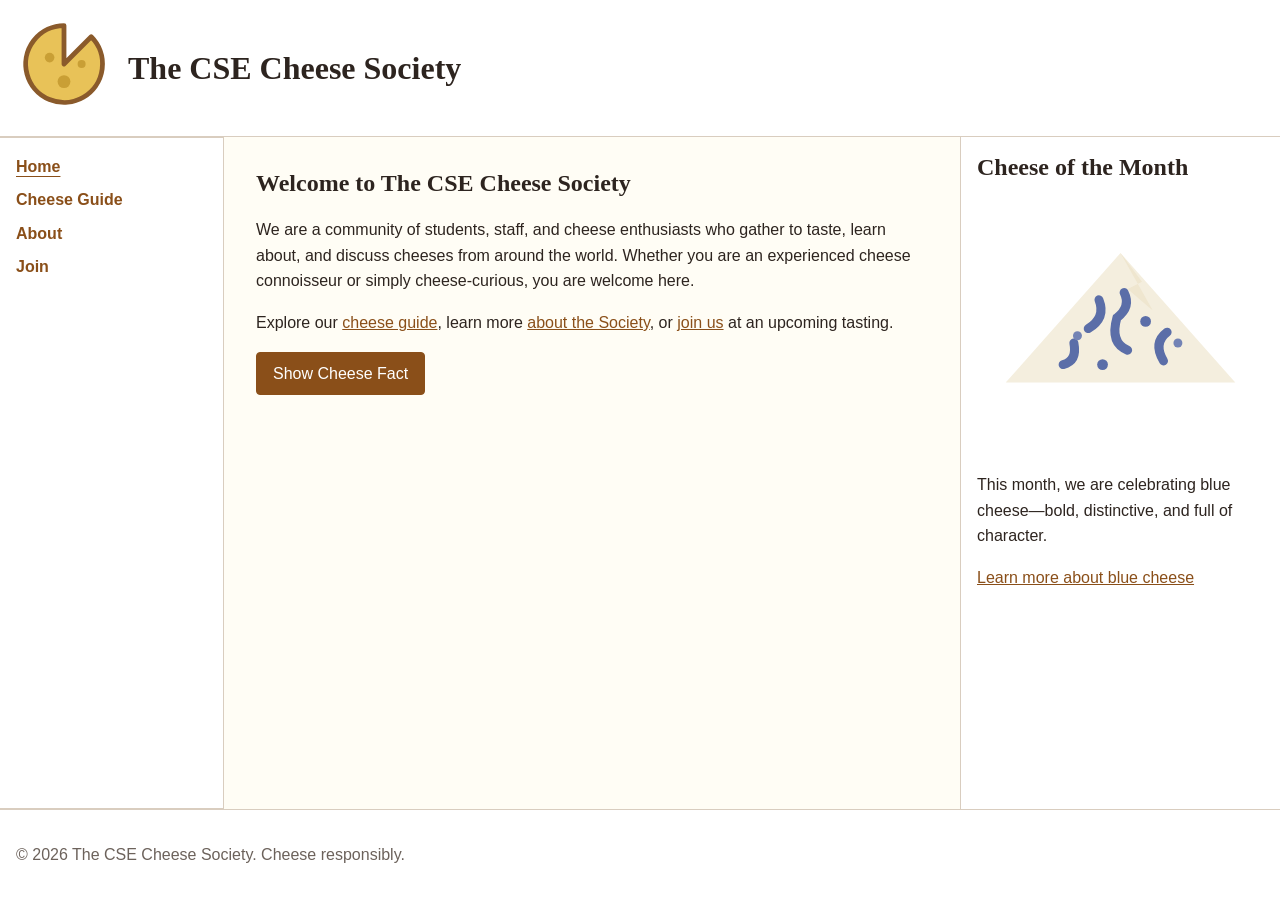
<file: index.html>
<!doctype html>
<html lang="en">
<head>
    <meta charset="utf-8">
    <meta name="viewport" content="width=device-width, initial-scale=1">

    <meta
        name="description"
        content="The CSE Cheese Society is a community of students, staff, and cheese enthusiasts."
    >

    <title>Home | CSE Cheese Society</title>

    <link rel="stylesheet" href="styles/tokens.css">
    <link rel="stylesheet" href="styles/global.css">
    <link rel="stylesheet" href="styles/site.css">
    <link rel="stylesheet" href="styles/home.css">
</head>

<body class="home-page">
    <header class="site-header">
        <a href="index.html" class="site-logo">
            <img
                src="images/logo.svg"
                alt="CSE Cheese Society"
                width="160"
                height="160"
            >
        </a>

        <h1>The CSE Cheese Society</h1>
    </header>

    <nav class="site-navigation" aria-label="Main navigation">
        <ul>
            <li><a href="index.html" aria-current="page">Home</a></li>
            <li><a href="guide/index.html">Cheese Guide</a></li>
            <li><a href="about.html">About</a></li>
            <li><a href="join.html">Join</a></li>
        </ul>
    </nav>

    <main id="main-content" class="home-content">
        <h2>Welcome to The CSE Cheese Society</h2>

        <p>
            We are a community of students, staff, and cheese enthusiasts who
            gather to taste, learn about, and discuss cheeses from around the
            world. Whether you are an experienced cheese connoisseur or simply
            cheese-curious, you are welcome here.
        </p>

        <p>
            Explore our <a href="guide/index.html">cheese guide</a>, learn more
            <a href="about.html">about the Society</a>, or
            <a href="join.html">join us</a> at an upcoming tasting.
        </p>

        <button
            class="fact-button"
            type="button"
            commandfor="cheese-fact"
            command="toggle-popover"
        >
            Show Cheese Fact
        </button>

        <section
            id="cheese-fact"
            class="cheese-fact"
            popover
        >
            <h2>Cheese Fact</h2>

            <p>
                Cheese is one of the world’s oldest prepared foods, with
                evidence of cheesemaking dating back thousands of years.
            </p>
        </section>
    </main>

    <aside class="cheese-month">
        <h2>Cheese of the Month</h2>

        <img
            src="images/cheese-blue.svg"
            alt="Illustration of blue cheese"
            width="400"
            height="300"
        >

        <p>
            This month, we are celebrating blue cheese—bold, distinctive, and
            full of character.
        </p>

        <p>
            <a href="guide/blue.html">Learn more about blue cheese</a>
        </p>
    </aside>

    <footer class="site-footer">
        <p>&copy; 2026 The CSE Cheese Society. Cheese responsibly.</p>
    </footer>
</body>
</html>
</file>
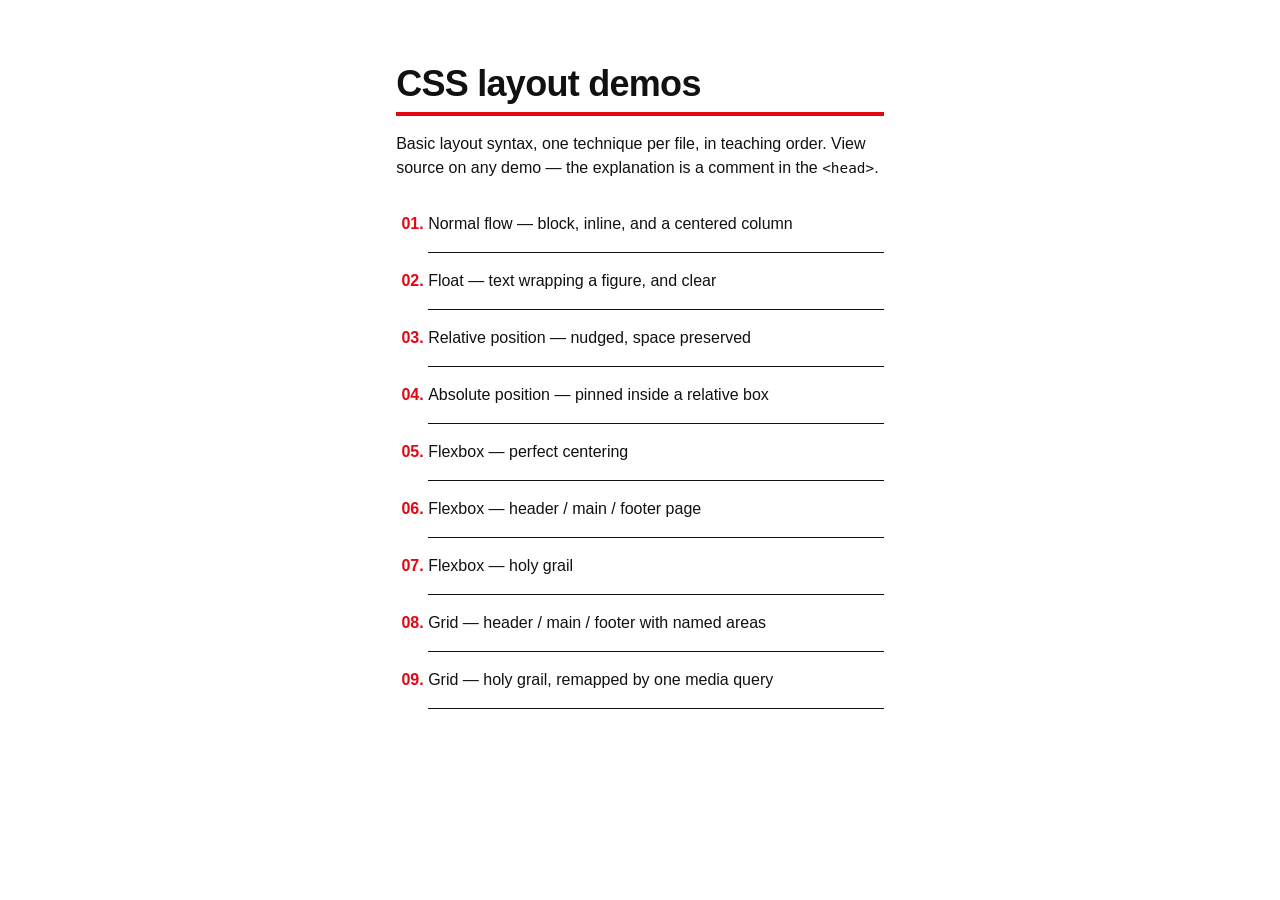
<file: starter/layouts/index.html>
<!DOCTYPE html>
<html lang="en">
<head>
  <meta charset="utf-8">
  <meta name="viewport" content="width=device-width, initial-scale=1">
  <title>CSS layout demos</title>
  <link rel="stylesheet" href="vars.css">
  <link rel="stylesheet" href="global.css">
  <!--
    INDEX
    Nine standalone demos, one layout technique each, in teaching order:
    flow → float → positioning → flexbox → grid. Each file carries its
    own explanation as a comment in the <head>; the shared vars.css and
    global.css hold only tokens, reset, type, and color — never layout.
  -->
  <style>
    body {
      max-width: var(--measure);
      margin-inline: auto;
      padding: var(--space-4) var(--space-3);
    }

    h1 {
      padding-block-end: var(--space-1);
      border-block-end: var(--rule);
    }

    ol {
      margin: 0;
      padding-inline-start: var(--space-3);
      list-style: decimal-leading-zero;

      li {
        border-block-end: var(--border);

        &::marker {
          color: var(--accent);
          font-weight: 700;
        }

        a {
          display: block;
          padding-block: var(--space-2);
          text-decoration: none;
        }
      }
    }
  </style>
</head>
<body>
  <h1>CSS layout demos</h1>
  <p>Basic layout syntax, one technique per file, in teaching order. View source on any demo — the explanation is a comment in the <code>&lt;head&gt;</code>.</p>

  <ol>
    <li><a href="01-flow.html">Normal flow — block, inline, and a centered column</a></li>
    <li><a href="02-float.html">Float — text wrapping a figure, and clear</a></li>
    <li><a href="03-relative-position.html">Relative position — nudged, space preserved</a></li>
    <li><a href="04-absolute-position.html">Absolute position — pinned inside a relative box</a></li>
    <li><a href="05-flex-centering.html">Flexbox — perfect centering</a></li>
    <li><a href="06-flex-page.html">Flexbox — header / main / footer page</a></li>
    <li><a href="07-flex-holy-grail.html">Flexbox — holy grail</a></li>
    <li><a href="08-grid-page.html">Grid — header / main / footer with named areas</a></li>
    <li><a href="09-grid-holy-grail.html">Grid — holy grail, remapped by one media query</a></li>
  </ol>
</body>
</html>
</file>
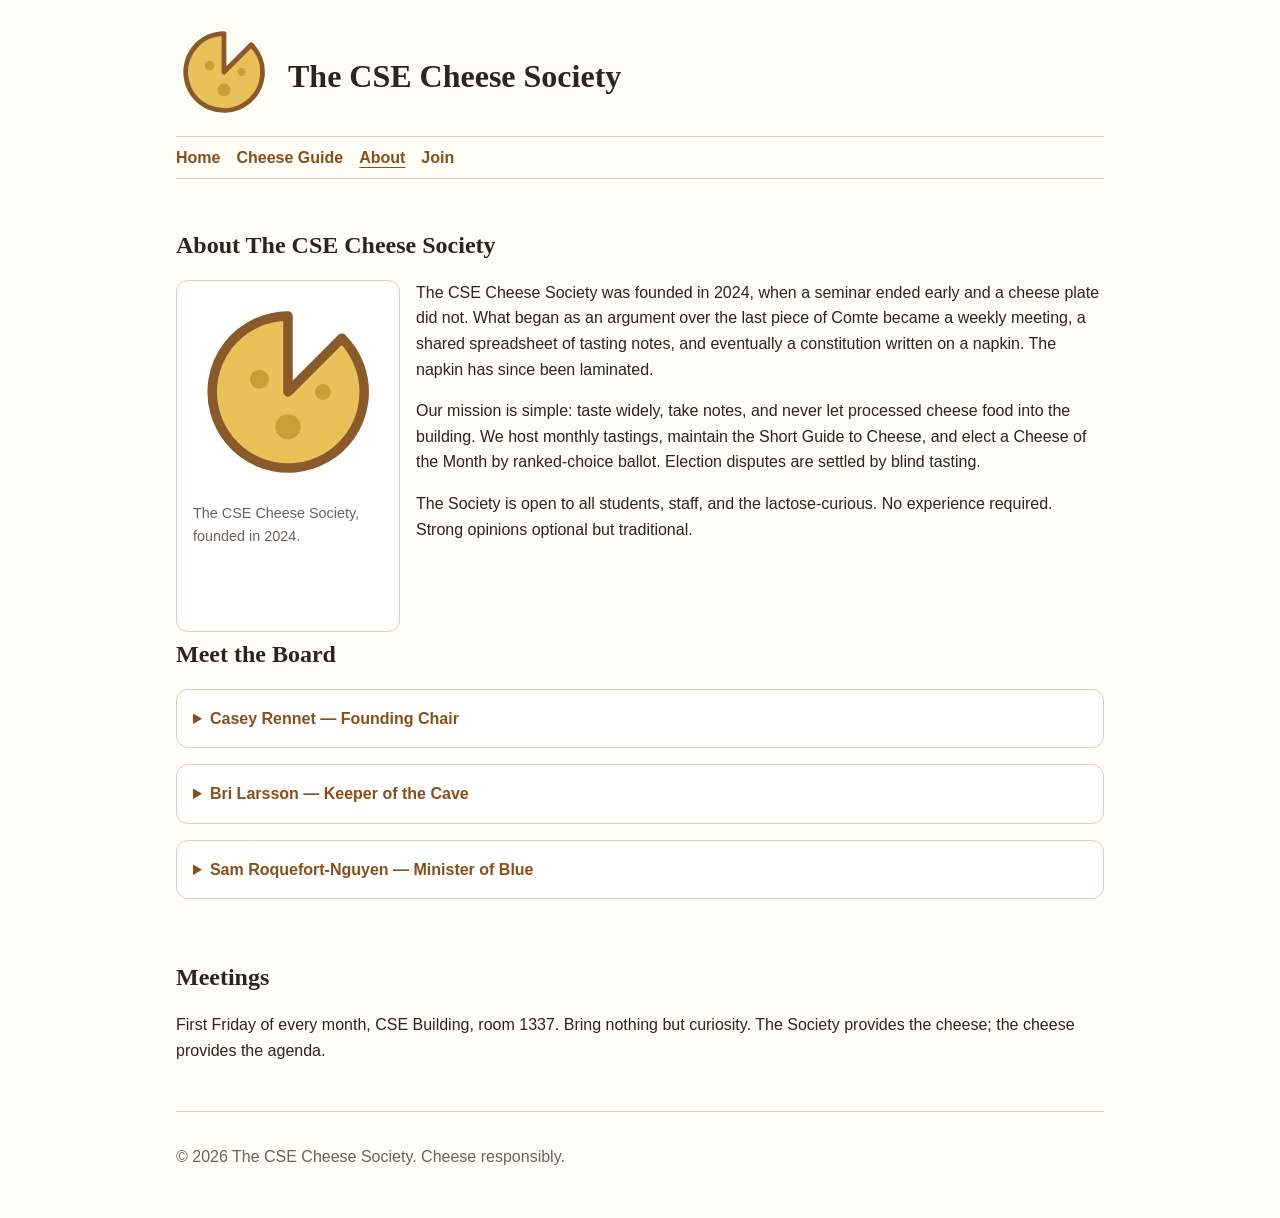
<file: about.html>
<!doctype html>
<html lang="en">
<head>
    <meta charset="utf-8">
    <meta name="viewport" content="width=device-width, initial-scale=1">

    <meta
        name="description"
        content="Learn about the history, mission, and board of The CSE Cheese Society."
    >

    <title>About | CSE Cheese Society</title>

    <link rel="stylesheet" href="styles/tokens.css">
    <link rel="stylesheet" href="styles/global.css">
    <link rel="stylesheet" href="styles/site.css">
    <link rel="stylesheet" href="styles/about.css">
</head>

<body class="about-page">
    <header class="site-header">
        <a href="index.html" class="site-logo">
            <img
                src="images/logo.svg"
                alt="CSE Cheese Society"
                width="160"
                height="160"
            >
        </a>

        <h1>The CSE Cheese Society</h1>
    </header>

    <nav class="site-navigation" aria-label="Main navigation">
        <ul>
            <li><a href="index.html">Home</a></li>
            <li><a href="guide/index.html">Cheese Guide</a></li>
            <li><a href="about.html" aria-current="page">About</a></li>
            <li><a href="join.html">Join</a></li>
        </ul>
    </nav>

    <main id="main-content" class="about-content">
        <article>
            <h2>About The CSE Cheese Society</h2>

            <figure>
                <img
                    src="images/logo.svg"
                    alt="The CSE Cheese Society logo"
                    width="320"
                    height="320"
                >

                <figcaption>
                    The CSE Cheese Society, founded in 2024.
                </figcaption>
            </figure>

            <p>
                The CSE Cheese Society was founded in 2024, when a seminar ended
                early and a cheese plate did not. What began as an argument over
                the last piece of Comte became a weekly meeting, a shared
                spreadsheet of tasting notes, and eventually a constitution
                written on a napkin. The napkin has since been laminated.
            </p>

            <p>
                Our mission is simple: taste widely, take notes, and never let
                processed cheese food into the building. We host monthly
                tastings, maintain the Short Guide to Cheese, and elect a Cheese
                of the Month by ranked-choice ballot. Election disputes are
                settled by blind tasting.
            </p>

            <p>
                The Society is open to all students, staff, and the
                lactose-curious. No experience required. Strong opinions
                optional but traditional.
            </p>

            <section class="board">
                <h2>Meet the Board</h2>

                <details>
                    <summary>Casey Rennet — Founding Chair</summary>

                    <p>
                        Casey once drove four hours for a cheese that turned out
                        to be sold out, and describes the trip as
                        <q>still worth it.</q> Responsible for the napkin
                        constitution. Favorite family: hard. Favorite cheese: a
                        five-year Gouda <q>that changed my life.</q>
                    </p>
                </details>

                <details>
                    <summary>Bri Larsson — Keeper of the Cave</summary>

                    <p>
                        Bri manages the Society's aging fridge (a mini-fridge,
                        lovingly mislabeled <q>THE CAVE</q>) and its strict
                        humidity log. Favorite family: soft-ripened. Position on
                        rinds: eat them, always, no exceptions.
                    </p>
                </details>

                <details>
                    <summary>Sam Roquefort-Nguyen — Minister of Blue</summary>

                    <p>
                        Sam claims no relation to the village of
                        Roquefort-sur-Soulzon but has never provided
                        documentation either way. Runs the annual
                        <q>Blue Cheese Amnesty</q> where skeptics get one
                        supervised second chance. Favorite cheese: Stilton, at
                        midnight, with port.
                    </p>
                </details>
            </section>

            <section class="meetings">
                <h2>Meetings</h2>

                <p>
                    First Friday of every month, CSE Building, room 1337. Bring
                    nothing but curiosity. The Society provides the cheese; the
                    cheese provides the agenda.
                </p>
            </section>
        </article>
    </main>

    <footer class="site-footer">
        <p>&copy; 2026 The CSE Cheese Society. Cheese responsibly.</p>
    </footer>
</body>
</html>
</file>
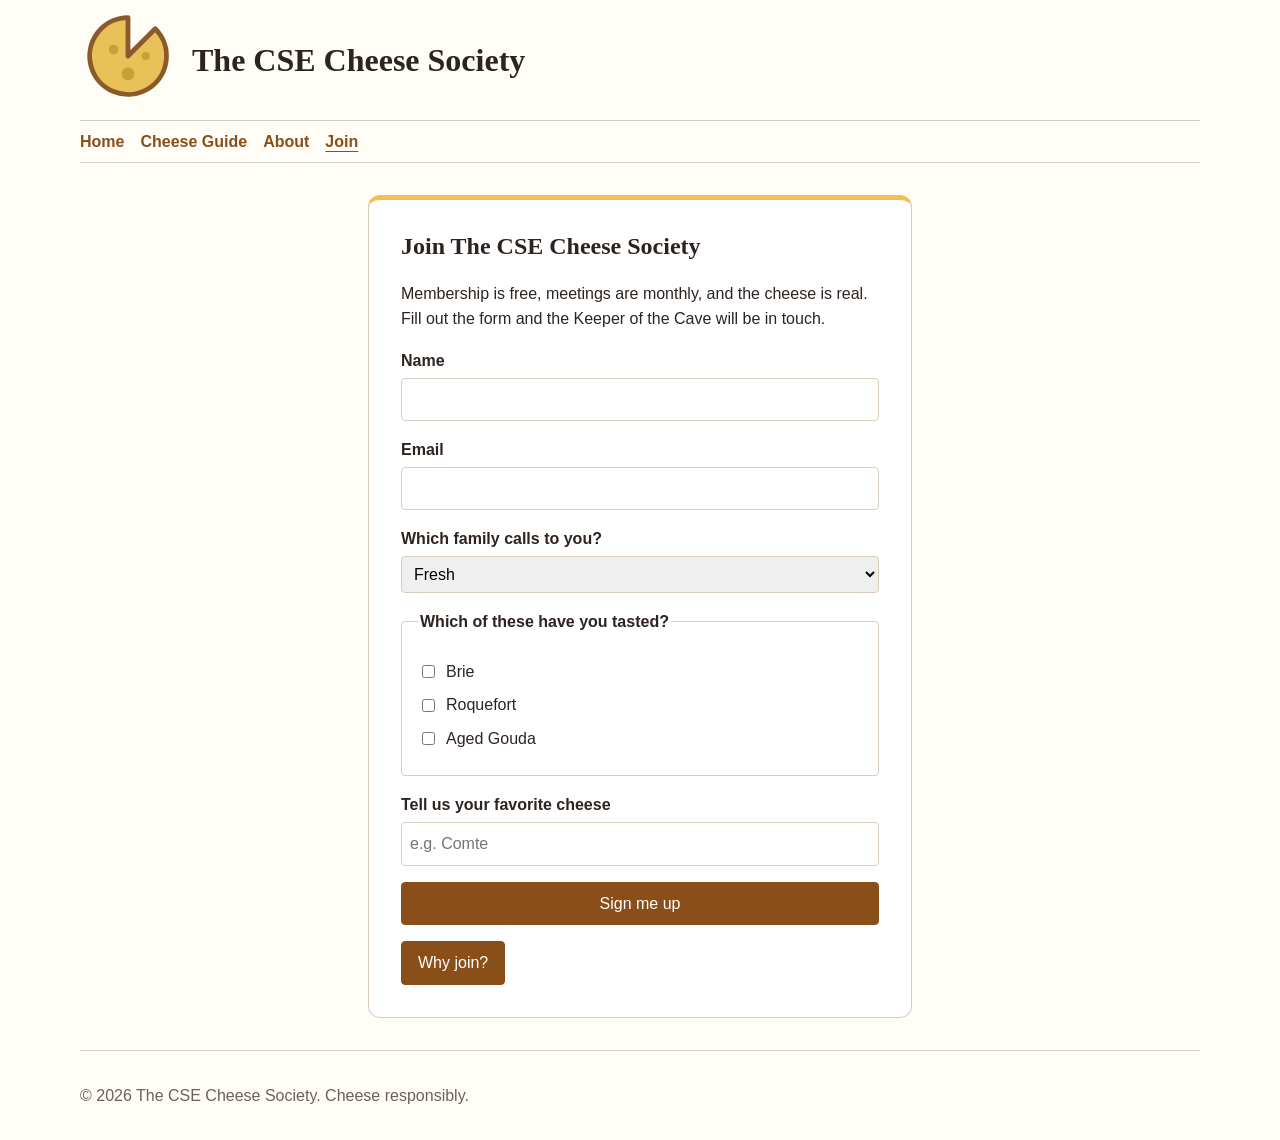
<file: join.html>
<!doctype html>
<html lang="en">
<head>
    <meta charset="utf-8">
    <meta name="viewport" content="width=device-width, initial-scale=1">

    <meta
        name="description"
        content="Join The CSE Cheese Society."
    >

    <title>Join | CSE Cheese Society</title>

    <link rel="stylesheet" href="styles/tokens.css">
    <link rel="stylesheet" href="styles/global.css">
    <link rel="stylesheet" href="styles/site.css">
    <link rel="stylesheet" href="styles/join.css">
</head>

<body class="join-page">
    <header class="site-header">
        <a href="index.html" class="site-logo">
            <img
                src="images/logo.svg"
                alt="CSE Cheese Society"
                width="160"
                height="160"
            >
        </a>

        <h1>The CSE Cheese Society</h1>
    </header>

    <nav class="site-navigation" aria-label="Main navigation">
        <ul>
            <li><a href="index.html">Home</a></li>
            <li><a href="guide/index.html">Cheese Guide</a></li>
            <li><a href="about.html">About</a></li>
            <li><a href="join.html" aria-current="page">Join</a></li>
        </ul>
    </nav>

    <main id="main-content" class="join-content">
        <section class="membership-card">
            <h2>Join The CSE Cheese Society</h2>

            <p>
                Membership is free, meetings are monthly, and the cheese is real.
                Fill out the form and the Keeper of the Cave will be in touch.
            </p>

            <form action="#" method="post">
                <p>
                    <label for="name">Name</label>
                    <input
                        id="name"
                        name="name"
                        type="text"
                        required
                    >
                </p>

                <p>
                    <label for="email">Email</label>
                    <input
                        id="email"
                        name="email"
                        type="email"
                        required
                    >
                </p>

                <p>
                    <label for="family">Which family calls to you?</label>
                    <select id="family" name="family">
                        <option value="fresh">Fresh</option>
                        <option value="soft-ripened">Soft-ripened</option>
                        <option value="blue">Blue</option>
                        <option value="hard">Hard</option>
                        <option value="undecided">
                            Undecided — that's why I'm here
                        </option>
                    </select>
                </p>

                <fieldset>
                    <legend>Which of these have you tasted?</legend>

                    <label>
                        <input
                            type="checkbox"
                            name="tasted"
                            value="brie"
                        >
                        Brie
                    </label>

                    <label>
                        <input
                            type="checkbox"
                            name="tasted"
                            value="roquefort"
                        >
                        Roquefort
                    </label>

                    <label>
                        <input
                            type="checkbox"
                            name="tasted"
                            value="aged-gouda"
                        >
                        Aged Gouda
                    </label>
                </fieldset>

                <p>
                    <label for="favorite-cheese">
                        Tell us your favorite cheese
                    </label>

                    <input
                        id="favorite-cheese"
                        name="favorite-cheese"
                        type="text"
                        placeholder="e.g. Comte"
                    >
                </p>

                <button type="submit">Sign me up</button>
            </form>

            <button
                class="why-join-button"
                type="button"
                commandfor="why-join-dialog"
                command="show-modal"
            >
                Why join?
            </button>

            <dialog id="why-join-dialog">
                <h2>Why join?</h2>

                <ul>
                    <li>
                        Monthly tastings. The Society buys the cheese. You bring
                        opinions.
                    </li>
                    <li>
                        Voting rights in the Cheese of the Month election.
                    </li>
                    <li>
                        Access to THE CAVE (a mini-fridge, but a very serious one).
                    </li>
                    <li>
                        A laminated membership card featuring the cheese of your
                        choice.
                    </li>
                    <li>
                        Amnesty program for recovering blue-cheese skeptics.
                    </li>
                </ul>

                <button
                    type="button"
                    commandfor="why-join-dialog"
                    command="close"
                >
                    I'm convinced
                </button>
            </dialog>
        </section>
    </main>

    <footer class="site-footer">
        <p>&copy; 2026 The CSE Cheese Society. Cheese responsibly.</p>
    </footer>
</body>
</html>
</file>
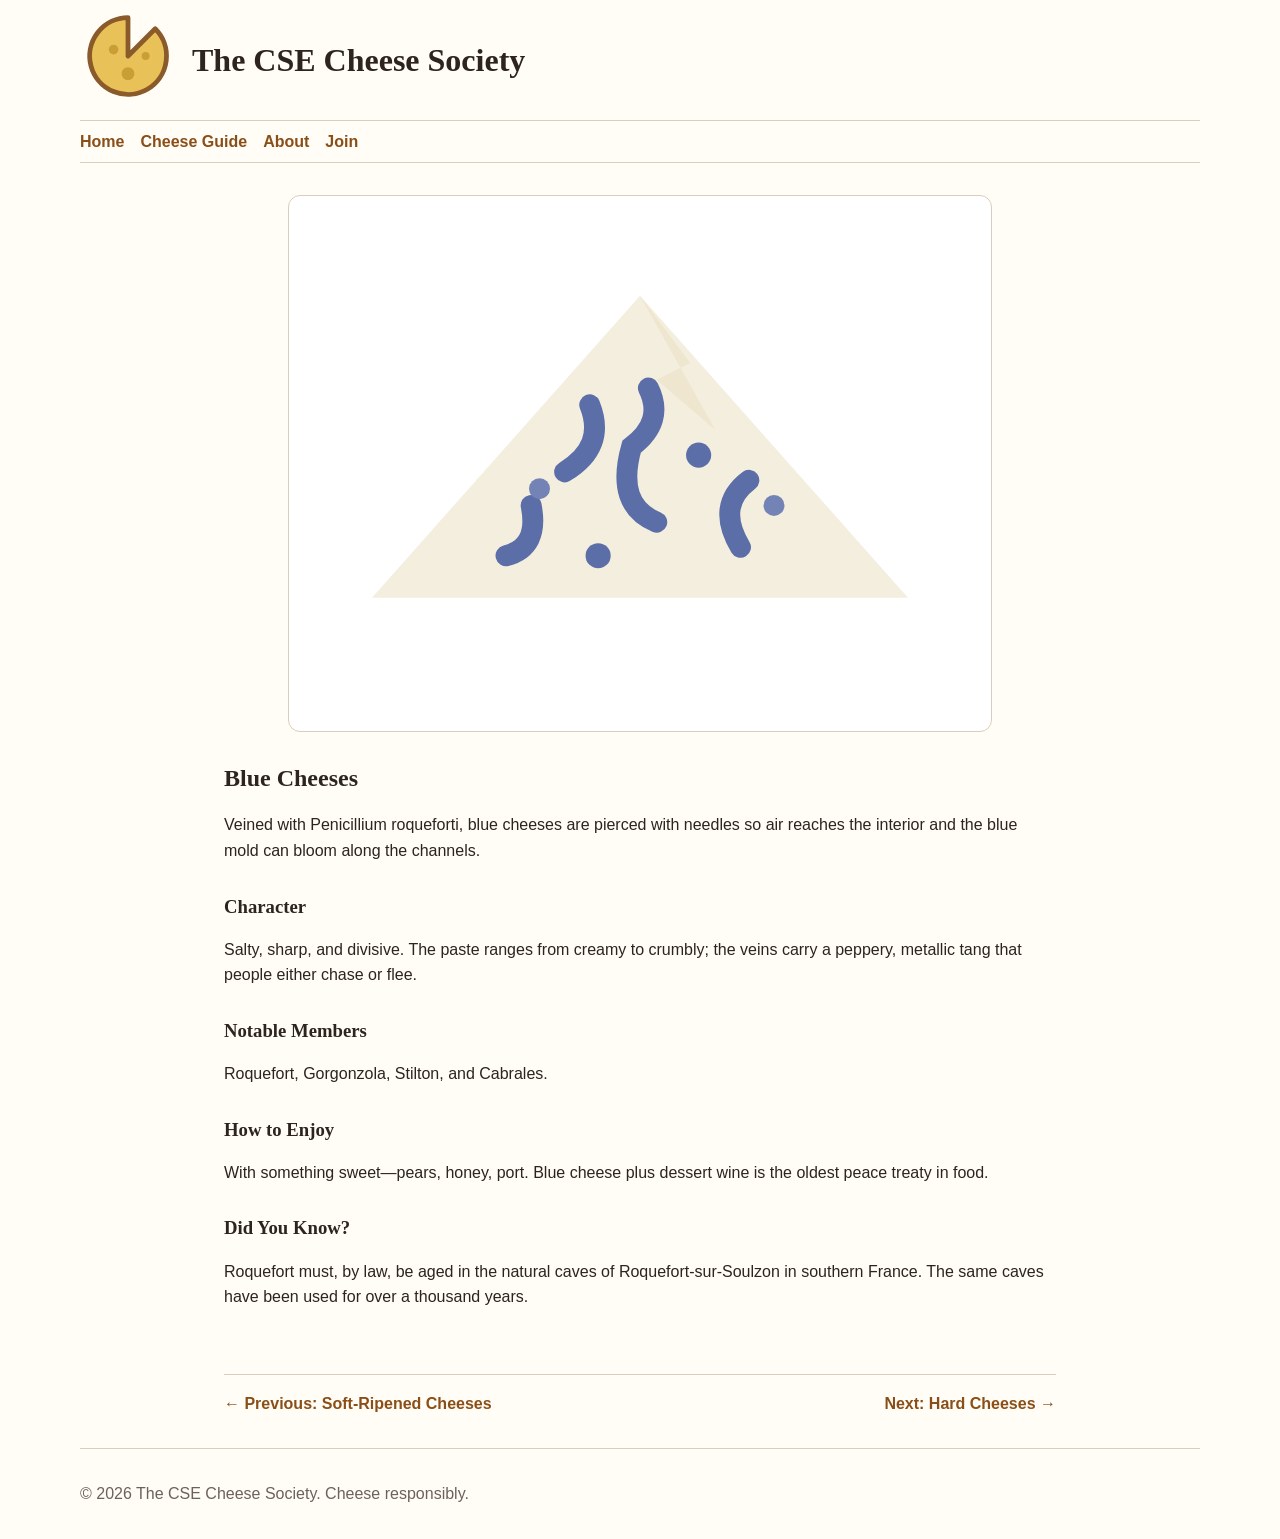
<file: guide/blue.html>
<!doctype html>
<html lang="en">
<head>
    <meta charset="utf-8">
    <meta name="viewport" content="width=device-width, initial-scale=1">

    <meta
        name="description"
        content="Learn about blue cheeses from The CSE Cheese Society."
    >

    <title>Blue Cheeses | CSE Cheese Society</title>

    <link rel="stylesheet" href="../styles/tokens.css">
    <link rel="stylesheet" href="../styles/global.css">
    <link rel="stylesheet" href="../styles/site.css">
    <link rel="stylesheet" href="../styles/family.css">
</head>

<body class="family-page">
    <header class="site-header">
        <a href="../index.html" class="site-logo">
            <img src="../images/logo.svg"
                 alt="CSE Cheese Society"
                 width="160"
                 height="160">
        </a>

        <h1>The CSE Cheese Society</h1>
    </header>

    <nav class="site-navigation" aria-label="Main navigation">
        <ul>
            <li><a href="../index.html">Home</a></li>
            <li><a href="index.html">Cheese Guide</a></li>
            <li><a href="../about.html">About</a></li>
            <li><a href="../join.html">Join</a></li>
        </ul>
    </nav>

    <main class="family-content">
        <article class="family-copy">

            <img class="family-hero"
                 src="../images/cheese-blue.svg"
                 alt="Illustration of blue cheese"
                 width="800"
                 height="500">

            <h2>Blue Cheeses</h2>

            <p>
                Veined with Penicillium roqueforti, blue cheeses are pierced with
                needles so air reaches the interior and the blue mold can bloom
                along the channels.
            </p>

            <section>
                <h3>Character</h3>
                <p>
                    Salty, sharp, and divisive. The paste ranges from creamy to
                    crumbly; the veins carry a peppery, metallic tang that people
                    either chase or flee.
                </p>
            </section>

            <section>
                <h3>Notable Members</h3>
                <p>
                    Roquefort, Gorgonzola, Stilton, and Cabrales.
                </p>
            </section>

            <section>
                <h3>How to Enjoy</h3>
                <p>
                    With something sweet—pears, honey, port. Blue cheese plus
                    dessert wine is the oldest peace treaty in food.
                </p>
            </section>

            <section>
                <h3>Did You Know?</h3>
                <p>
                    Roquefort must, by law, be aged in the natural caves of
                    Roquefort-sur-Soulzon in southern France. The same caves have
                    been used for over a thousand years.
                </p>
            </section>

            <nav class="family-navigation">
                <a href="soft.html">← Previous: Soft-Ripened Cheeses</a>
                <a href="hard.html">Next: Hard Cheeses →</a>
            </nav>

        </article>
    </main>

    <footer class="site-footer">
        <p>&copy; 2026 The CSE Cheese Society. Cheese responsibly.</p>
    </footer>

</body>
</html>
</file>
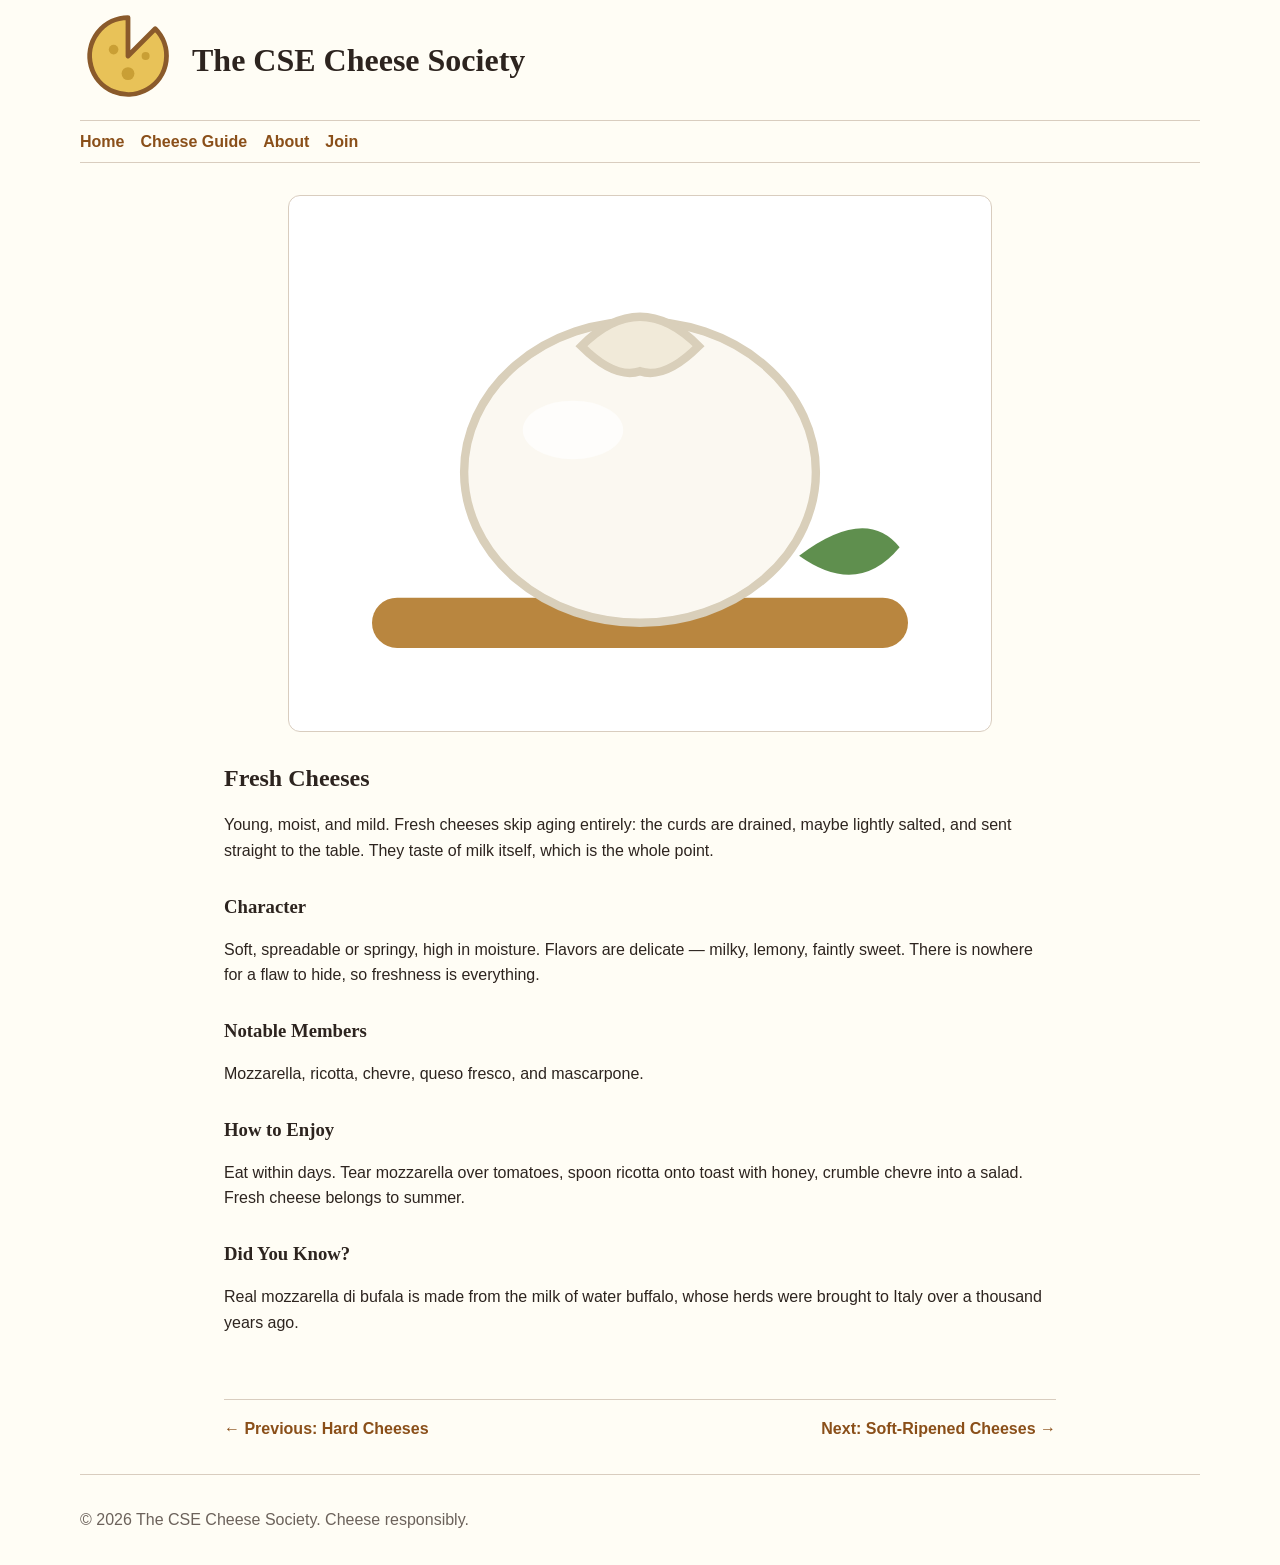
<file: guide/fresh.html>
<!doctype html>
<html lang="en">
<head>
    <meta charset="utf-8">
    <meta name="viewport" content="width=device-width, initial-scale=1">

    <meta
        name="description"
        content="Learn about fresh cheeses from The CSE Cheese Society."
    >

    <title>Fresh Cheeses | CSE Cheese Society</title>

    <link rel="stylesheet" href="../styles/tokens.css">
    <link rel="stylesheet" href="../styles/global.css">
    <link rel="stylesheet" href="../styles/site.css">
    <link rel="stylesheet" href="../styles/family.css">
</head>

<body class="family-page">
    <header class="site-header">
        <a href="../index.html" class="site-logo">
            <img
                src="../images/logo.svg"
                alt="CSE Cheese Society"
                width="160"
                height="160"
            >
        </a>

        <h1>The CSE Cheese Society</h1>
    </header>

  <nav class="site-navigation" aria-label="Main navigation">
      <ul>
          <li><a href="../index.html">Home</a></li>
          <li><a href="index.html">Cheese Guide</a></li>
          <li><a href="../about.html">About</a></li>
          <li><a href="../join.html">Join</a></li>
      </ul>
  </nav>

    <main class="family-content">
        <article class="family-copy">
            <img
                class="family-hero"
                src="../images/cheese-fresh.svg"
                alt="Illustration of fresh cheese"
                width="800"
                height="500"
            >

            <h2>Fresh Cheeses</h2>

            <p>
                Young, moist, and mild. Fresh cheeses skip aging entirely: the
                curds are drained, maybe lightly salted, and sent straight to
                the table. They taste of milk itself, which is the whole point.
            </p>

            <section>
                <h3>Character</h3>
                <p>
                    Soft, spreadable or springy, high in moisture. Flavors are
                    delicate — milky, lemony, faintly sweet. There is nowhere
                    for a flaw to hide, so freshness is everything.
                </p>
            </section>

            <section>
                <h3>Notable Members</h3>
                <p>
                    Mozzarella, ricotta, chevre, queso fresco, and mascarpone.
                </p>
            </section>

            <section>
                <h3>How to Enjoy</h3>
                <p>
                    Eat within days. Tear mozzarella over tomatoes, spoon
                    ricotta onto toast with honey, crumble chevre into a salad.
                    Fresh cheese belongs to summer.
                </p>
            </section>

            <section>
                <h3>Did You Know?</h3>
                <p>
                    Real mozzarella di bufala is made from the milk of water
                    buffalo, whose herds were brought to Italy over a thousand
                    years ago.
                </p>
            </section>

            <nav
                class="family-navigation"
                aria-label="Cheese family navigation"
            >
                <a href="hard.html">← Previous: Hard Cheeses</a>
                <a href="soft.html">Next: Soft-Ripened Cheeses →</a>
            </nav>
        </article>
    </main>

    <footer class="site-footer">
        <p>&copy; 2026 The CSE Cheese Society. Cheese responsibly.</p>
    </footer>
</body>
</html>
</file>
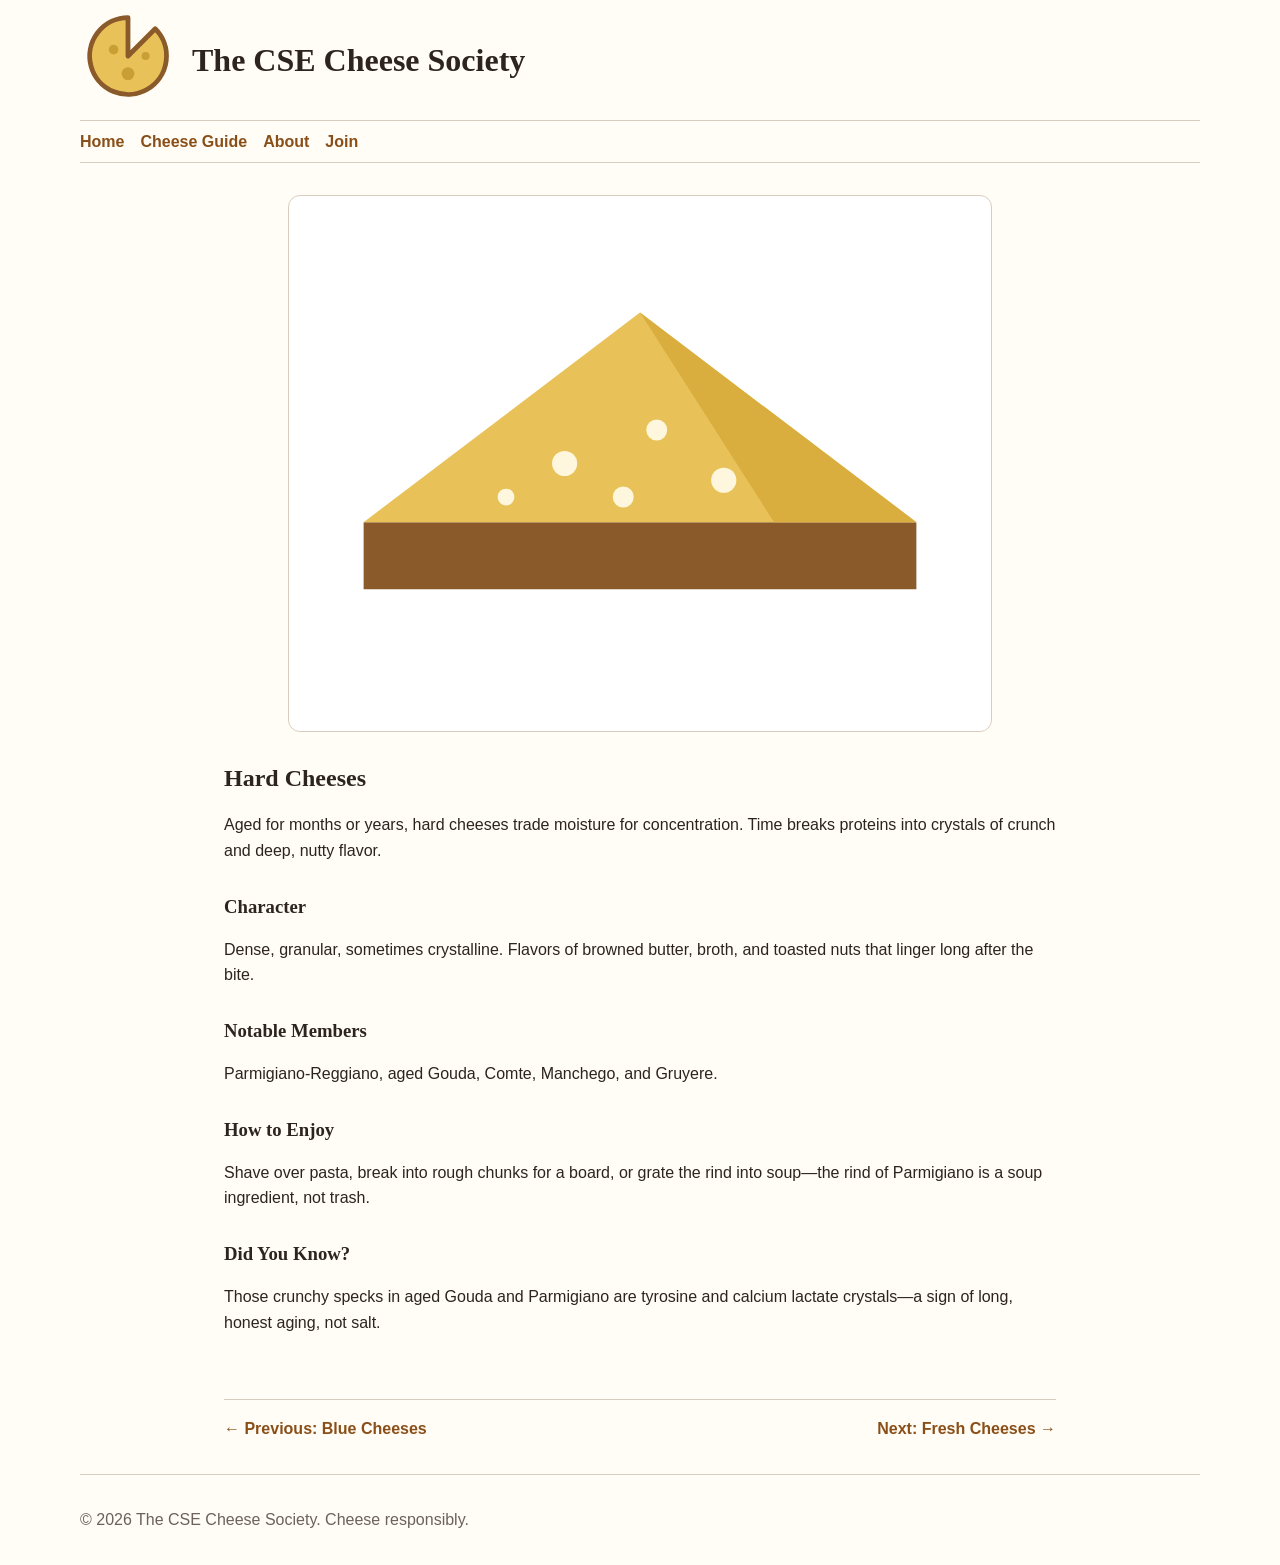
<file: guide/hard.html>
<!doctype html>
<html lang="en">
<head>
    <meta charset="utf-8">
    <meta name="viewport" content="width=device-width, initial-scale=1">

    <meta
        name="description"
        content="Learn about hard cheeses from The CSE Cheese Society."
    >

    <title>Hard Cheeses | CSE Cheese Society</title>

    <link rel="stylesheet" href="../styles/tokens.css">
    <link rel="stylesheet" href="../styles/global.css">
    <link rel="stylesheet" href="../styles/site.css">
    <link rel="stylesheet" href="../styles/family.css">
</head>

<body class="family-page">
    <header class="site-header">
        <a href="../index.html" class="site-logo">
            <img src="../images/logo.svg"
                 alt="CSE Cheese Society"
                 width="160"
                 height="160">
        </a>

        <h1>The CSE Cheese Society</h1>
    </header>

    <nav class="site-navigation" aria-label="Main navigation">
        <ul>
            <li><a href="../index.html">Home</a></li>
            <li><a href="index.html">Cheese Guide</a></li>
            <li><a href="../about.html">About</a></li>
            <li><a href="../join.html">Join</a></li>
        </ul>
    </nav>

    <main class="family-content">
        <article class="family-copy">

            <img class="family-hero"
                 src="../images/cheese-hard.svg"
                 alt="Illustration of hard cheese"
                 width="800"
                 height="500">

            <h2>Hard Cheeses</h2>

            <p>
                Aged for months or years, hard cheeses trade moisture for
                concentration. Time breaks proteins into crystals of crunch
                and deep, nutty flavor.
            </p>

            <section>
                <h3>Character</h3>
                <p>
                    Dense, granular, sometimes crystalline. Flavors of browned
                    butter, broth, and toasted nuts that linger long after the bite.
                </p>
            </section>

            <section>
                <h3>Notable Members</h3>
                <p>
                    Parmigiano-Reggiano, aged Gouda, Comte, Manchego, and Gruyere.
                </p>
            </section>

            <section>
                <h3>How to Enjoy</h3>
                <p>
                    Shave over pasta, break into rough chunks for a board,
                    or grate the rind into soup—the rind of Parmigiano is a
                    soup ingredient, not trash.
                </p>
            </section>

            <section>
                <h3>Did You Know?</h3>
                <p>
                    Those crunchy specks in aged Gouda and Parmigiano are
                    tyrosine and calcium lactate crystals—a sign of long,
                    honest aging, not salt.
                </p>
            </section>

            <nav class="family-navigation">
                <a href="blue.html">← Previous: Blue Cheeses</a>
                <a href="fresh.html">Next: Fresh Cheeses →</a>
            </nav>

        </article>
    </main>

    <footer class="site-footer">
        <p>&copy; 2026 The CSE Cheese Society. Cheese responsibly.</p>
    </footer>

</body>
</html>
</file>
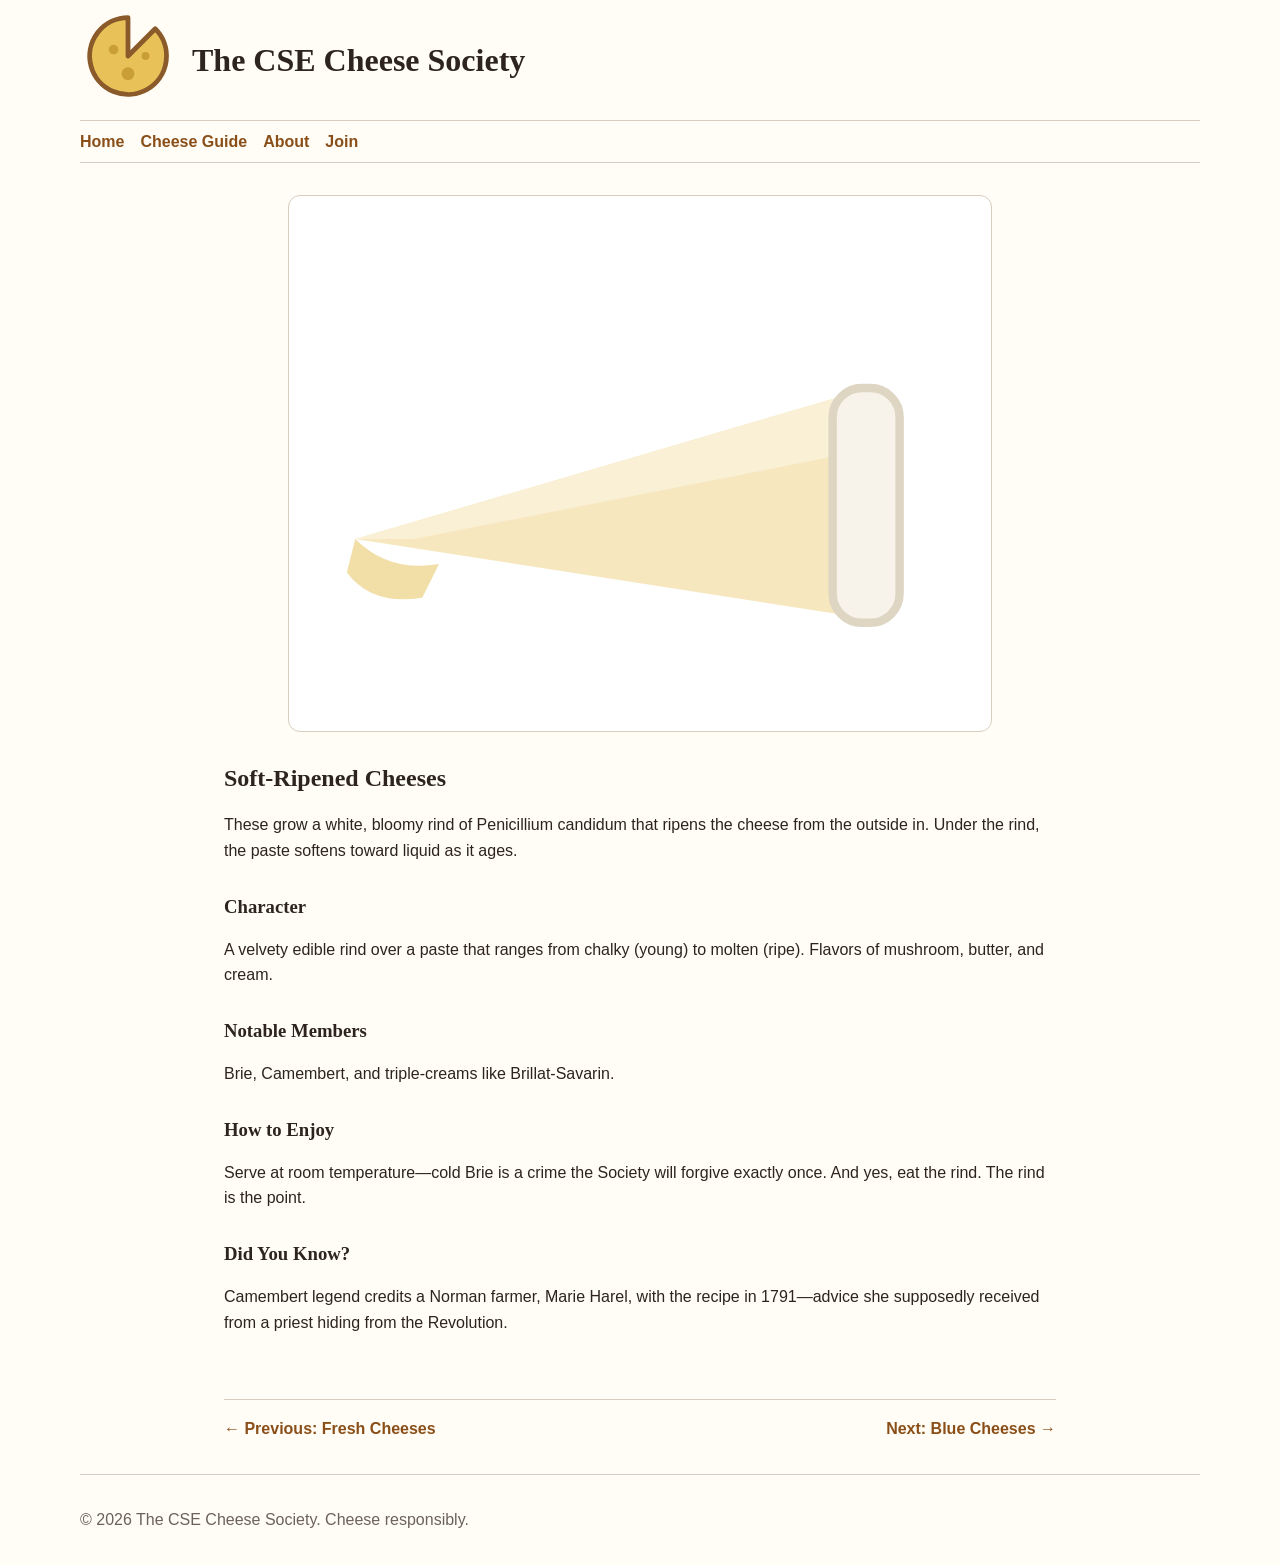
<file: guide/soft.html>
<!doctype html>
<html lang="en">
<head>
    <meta charset="utf-8">
    <meta name="viewport" content="width=device-width, initial-scale=1">

    <meta
        name="description"
        content="Learn about soft-ripened cheeses from The CSE Cheese Society."
    >

    <title>Soft-Ripened Cheeses | CSE Cheese Society</title>

    <link rel="stylesheet" href="../styles/tokens.css">
    <link rel="stylesheet" href="../styles/global.css">
    <link rel="stylesheet" href="../styles/site.css">
    <link rel="stylesheet" href="../styles/family.css">
</head>

<body class="family-page">
    <header class="site-header">
        <a href="../index.html" class="site-logo">
            <img src="../images/logo.svg"
                 alt="CSE Cheese Society"
                 width="160"
                 height="160">
        </a>

        <h1>The CSE Cheese Society</h1>
    </header>

<nav class="site-navigation" aria-label="Main navigation">
    <ul>
        <li><a href="../index.html">Home</a></li>
        <li><a href="index.html">Cheese Guide</a></li>
        <li><a href="../about.html">About</a></li>
        <li><a href="../join.html">Join</a></li>
    </ul>
</nav>

    <main class="family-content">
        <article class="family-copy">

            <img class="family-hero"
                 src="../images/cheese-soft.svg"
                 alt="Illustration of soft-ripened cheese"
                 width="800"
                 height="500">

            <h2>Soft-Ripened Cheeses</h2>

            <p>
                These grow a white, bloomy rind of Penicillium candidum that ripens
                the cheese from the outside in. Under the rind, the paste softens
                toward liquid as it ages.
            </p>

            <section>
                <h3>Character</h3>
                <p>
                    A velvety edible rind over a paste that ranges from chalky
                    (young) to molten (ripe). Flavors of mushroom, butter, and cream.
                </p>
            </section>

            <section>
                <h3>Notable Members</h3>
                <p>
                    Brie, Camembert, and triple-creams like Brillat-Savarin.
                </p>
            </section>

            <section>
                <h3>How to Enjoy</h3>
                <p>
                    Serve at room temperature—cold Brie is a crime the Society
                    will forgive exactly once. And yes, eat the rind. The rind is
                    the point.
                </p>
            </section>

            <section>
                <h3>Did You Know?</h3>
                <p>
                    Camembert legend credits a Norman farmer, Marie Harel,
                    with the recipe in 1791—advice she supposedly received from
                    a priest hiding from the Revolution.
                </p>
            </section>

            <nav class="family-navigation">
                <a href="fresh.html">← Previous: Fresh Cheeses</a>
                <a href="blue.html">Next: Blue Cheeses →</a>
            </nav>

        </article>
    </main>

    <footer class="site-footer">
        <p>&copy; 2026 The CSE Cheese Society. Cheese responsibly.</p>
    </footer>

</body>
</html>
</file>
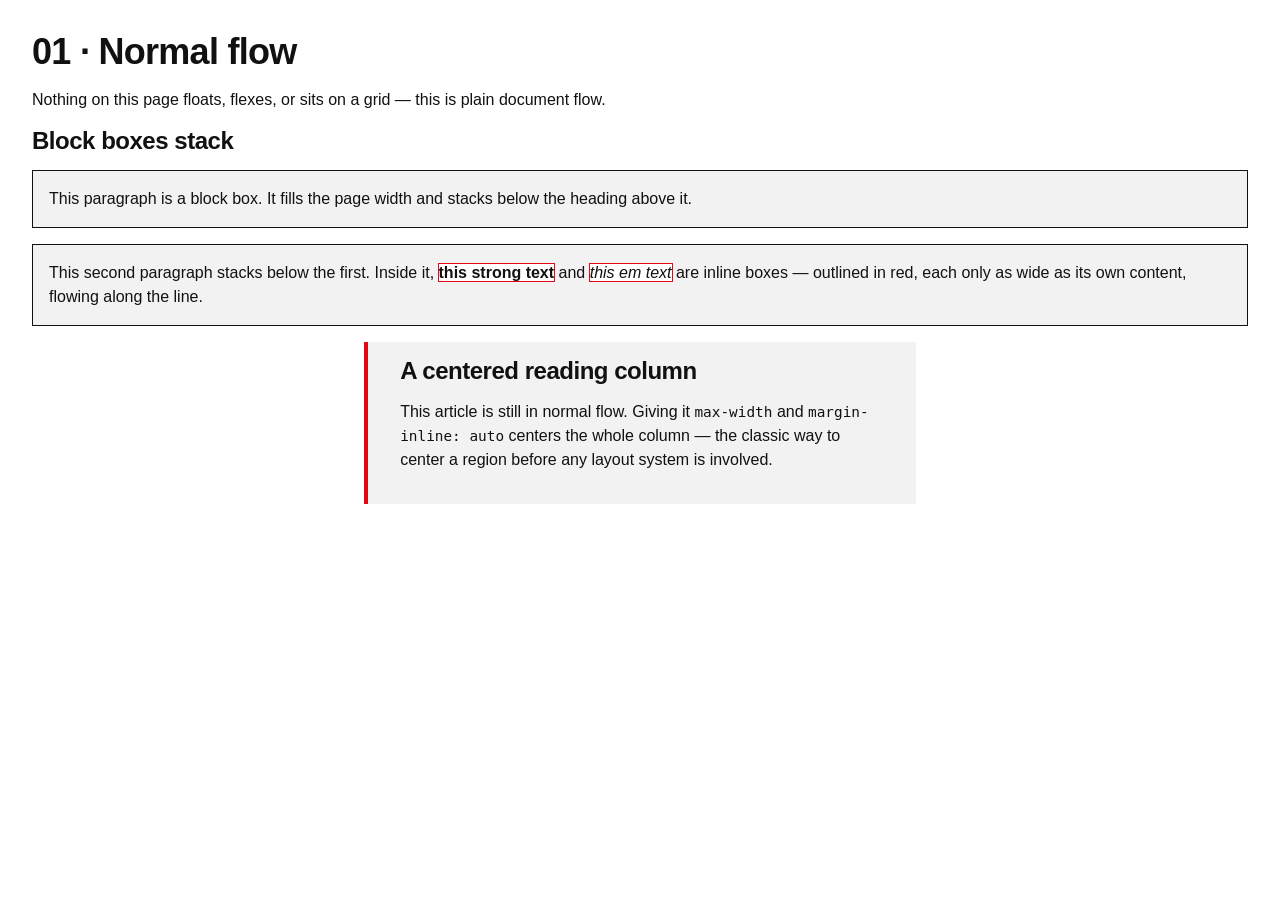
<file: starter/layouts/01-flow.html>
<!DOCTYPE html>
<html lang="en">
<head>
  <meta charset="utf-8">
  <meta name="viewport" content="width=device-width, initial-scale=1">
  <title>01 · Normal flow</title>
  <link rel="stylesheet" href="vars.css">
  <link rel="stylesheet" href="global.css">
  <!--
    NORMAL FLOW
    With no layout CSS at all, block boxes (h1, p, section…) stack top to
    bottom and fill the available width, while inline boxes (strong, em, a…)
    run left to right inside lines of text.
    The only real layout rules here build the classic centered reading
    column: max-width plus margin-inline: auto on the article.
  -->
  <style>
    body {
      padding: var(--space-3);
    }

    section {
      p {
        padding: var(--space-2);
        border: var(--border);
        background: var(--panel);
      }

      strong,
      em {
        background: var(--paper);
        outline: var(--border-width) var(--border-style) var(--accent);
      }
    }

    article {
      max-width: var(--measure);
      margin-inline: auto;
      padding: var(--space-2) var(--space-3);
      border-inline-start: var(--rule);
      background: var(--panel);
    }

  </style>

</head>
<body>
  <h1>01 · Normal flow</h1>
  <p>Nothing on this page floats, flexes, or sits on a grid — this is plain document flow.</p>


  <section>
    <h2>Block boxes stack</h2>
    <p>This paragraph is a block box. It fills the page width and stacks below the heading above it.</p>
    <p>This second paragraph stacks below the first. Inside it, <strong>this strong text</strong> and <em>this em text</em> are inline boxes — outlined in red, each only as wide as its own content, flowing along the line.</p>
  </section>



  <article>
    <h2>A centered reading column</h2>
    <p>This article is still in normal flow. Giving it <code>max-width</code> and <code>margin-inline: auto</code> centers the whole column — the classic way to center a region before any layout system is involved.</p>
  </article>
</body>
</html>
</file>
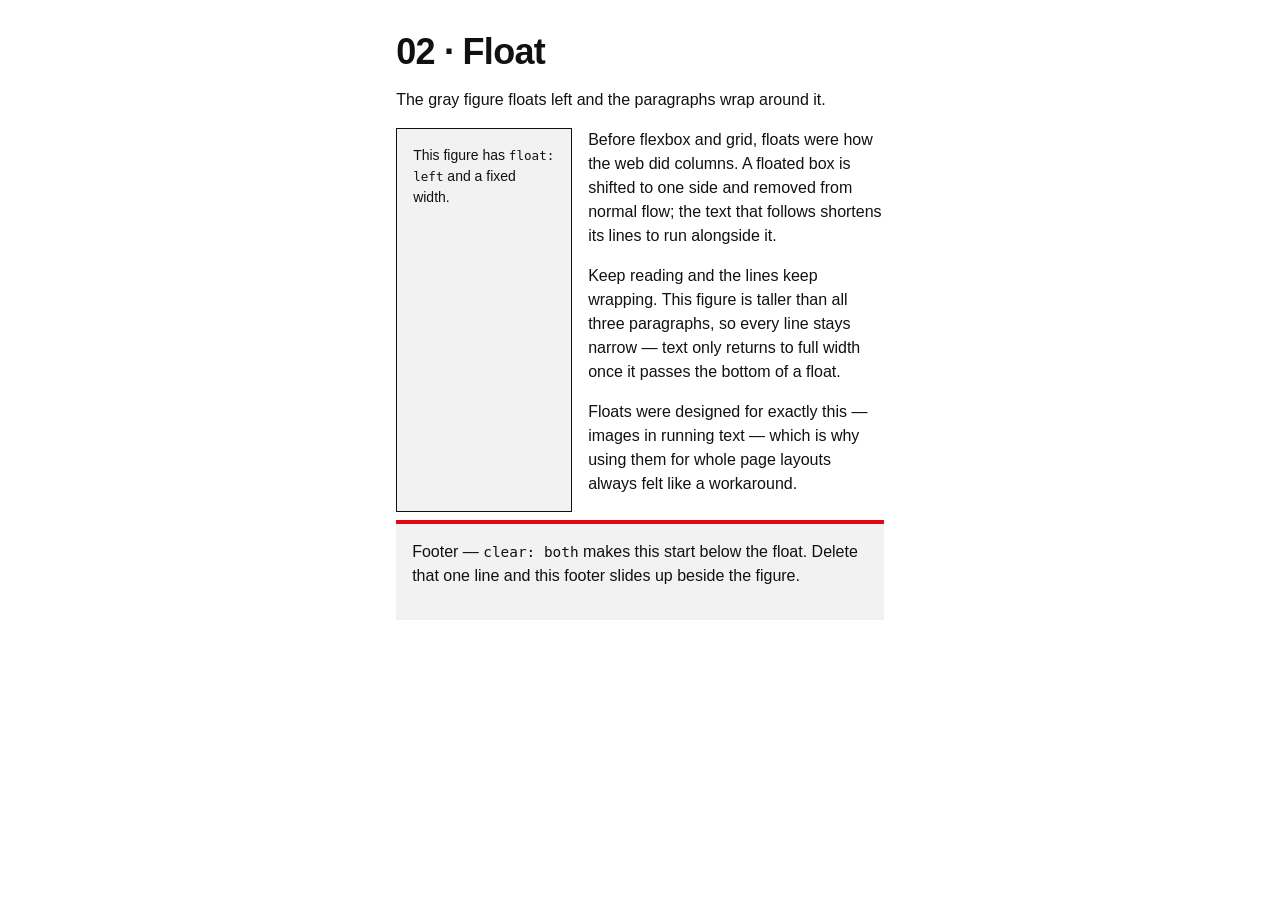
<file: starter/layouts/02-float.html>
<!DOCTYPE html>
<html lang="en">
<head>
  <meta charset="utf-8">
  <meta name="viewport" content="width=device-width, initial-scale=1">
  <title>02 · Float</title>
  <link rel="stylesheet" href="vars.css">
  <link rel="stylesheet" href="global.css">
  <!--
    FLOAT
    float: left shifts the figure to one side and takes it out of normal
    flow; the line boxes of following text shorten to wrap around it.
    The figure is deliberately taller than all the text, so the footer's
    clear: both is visible: without it, the footer would slide up and sit
    beside the float; with it, the footer starts below the figure's bottom.
  -->
  <style>
    body {
      --figure-width: 11rem;
      --figure-height: 24rem;

      max-width: var(--measure);
      margin-inline: auto;
      padding: var(--space-3);

      article {
        figure {
          float: left;
          width: var(--figure-width);
          min-height: var(--figure-height);
          margin: 0 var(--space-2) var(--space-1) 0;
          padding: var(--space-2);
          border: var(--border);
          background: var(--panel);
        }
      }

      > footer {
        clear: both;
        padding: var(--space-2);
        border-block-start: var(--rule);
        background: var(--panel);
      }
    }
  </style>
</head>
<body>
  <h1>02 · Float</h1>
  <p>The gray figure floats left and the paragraphs wrap around it.</p>

  <article>
    <figure>
      <figcaption>This figure has <code>float: left</code> and a fixed width.</figcaption>
    </figure>
    <p>Before flexbox and grid, floats were how the web did columns. A floated box is shifted to one side and removed from normal flow; the text that follows shortens its lines to run alongside it.</p>
    <p>Keep reading and the lines keep wrapping. This figure is taller than all three paragraphs, so every line stays narrow — text only returns to full width once it passes the bottom of a float.</p>
    <p>Floats were designed for exactly this — images in running text — which is why using them for whole page layouts always felt like a workaround.</p>
  </article>

  <footer>
    <p>Footer — <code>clear: both</code> makes this start below the float. Delete that one line and this footer slides up beside the figure.</p>
  </footer>
</body>
</html>
</file>
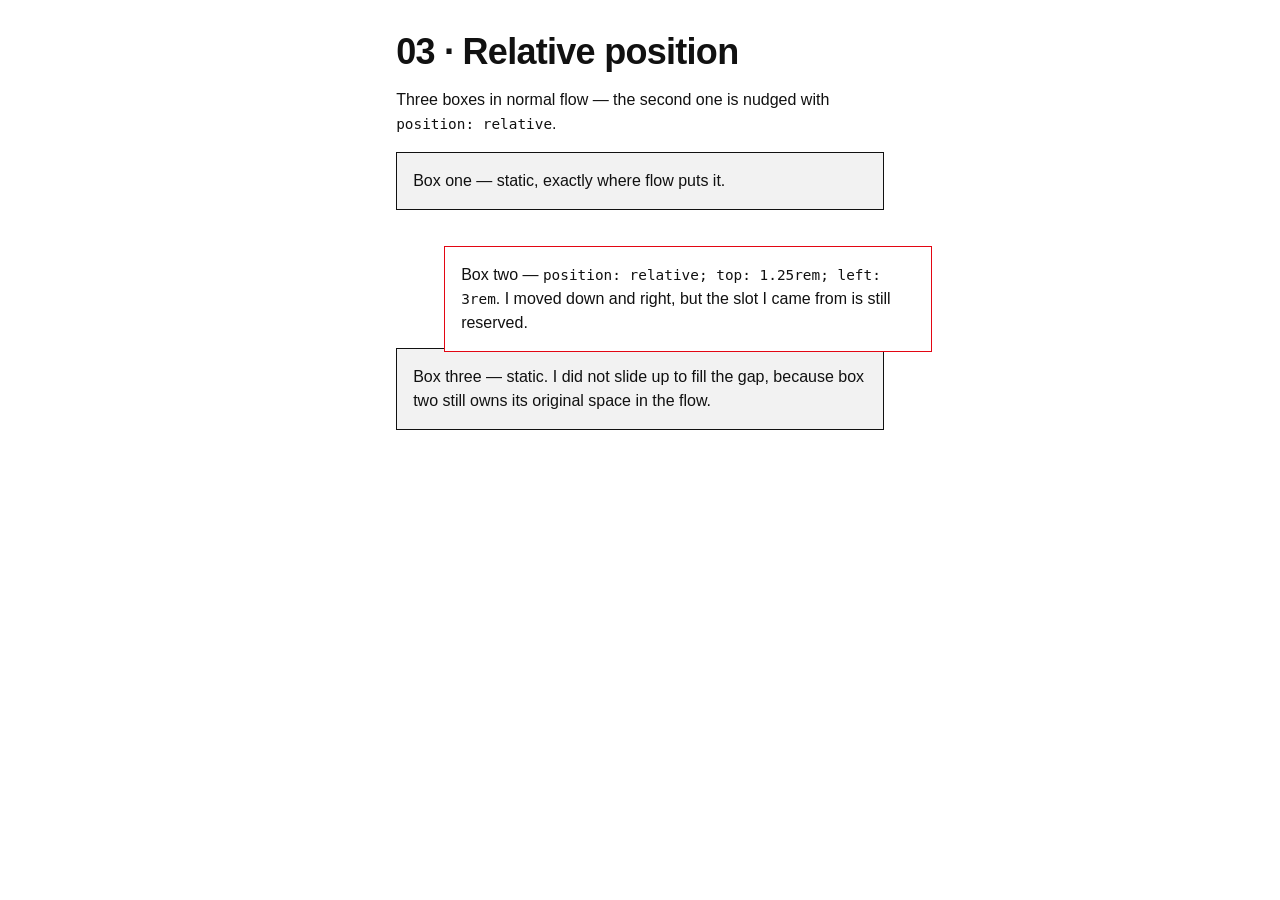
<file: starter/layouts/03-relative-position.html>
<!DOCTYPE html>
<html lang="en">
<head>
  <meta charset="utf-8">
  <meta name="viewport" content="width=device-width, initial-scale=1">
  <title>03 · Relative position</title>
  <link rel="stylesheet" href="vars.css">
  <link rel="stylesheet" href="global.css">
  <!--
    RELATIVE POSITION
    position: relative moves a box visually with top/left offsets, but the
    space it originally occupied is preserved — its siblings do not move.
    Watch the gap the second box leaves behind, and how it overlaps the
    third box instead of pushing it away.
  -->
  <style>
    body {
      max-width: var(--measure);
      margin-inline: auto;
      padding: var(--space-3);
    }

    ol {
      margin: 0;
      padding: 0;
      list-style: none;

      li {
        margin-block-end: var(--space-2);
        padding: var(--space-2);
        border: var(--border);
        background: var(--panel);

        &:nth-child(2) {
          position: relative;
          top: 1.25rem;
          left: 3rem;
          border-color: var(--accent);
          background: var(--paper);
        }
      }
    }
  </style>
</head>
<body>
  <h1>03 · Relative position</h1>
  <p>Three boxes in normal flow — the second one is nudged with <code>position: relative</code>.</p>

  <ol>
    <li>Box one — static, exactly where flow puts it.</li>
    <li>Box two — <code>position: relative; top: 1.25rem; left: 3rem</code>. I moved down and right, but the slot I came from is still reserved.</li>
    <li>Box three — static. I did not slide up to fill the gap, because box two still owns its original space in the flow.</li>
  </ol>
</body>
</html>
</file>
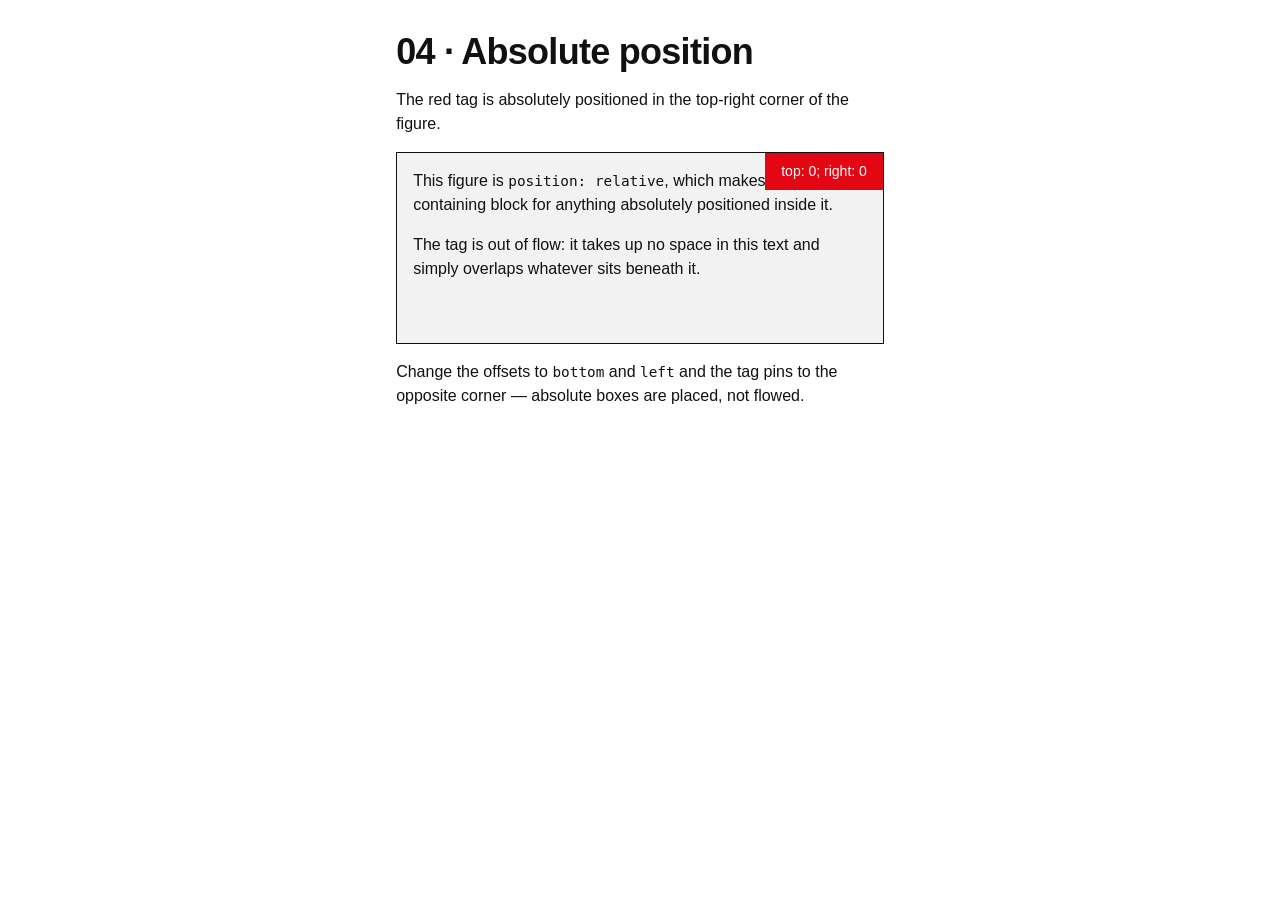
<file: starter/layouts/04-absolute-position.html>
<!DOCTYPE html>
<html lang="en">
<head>
  <meta charset="utf-8">
  <meta name="viewport" content="width=device-width, initial-scale=1">
  <title>04 · Absolute position</title>
  <link rel="stylesheet" href="vars.css">
  <link rel="stylesheet" href="global.css">
  <!--
    ABSOLUTE POSITION
    position: absolute removes a box from flow entirely and positions it
    against its nearest positioned ancestor — here the figure, which is
    position: relative for exactly that purpose. With no positioned
    ancestor it would measure against the viewport instead.
  -->
  <style>
    body {
      --figure-height: 12rem;

      max-width: var(--measure);
      margin-inline: auto;
      padding: var(--space-3);
    }

    figure {
      position: relative;
      min-height: var(--figure-height);
      margin-block-end: var(--space-2);
      padding: var(--space-2);
      border: var(--border);
      background: var(--panel);

      figcaption {
        position: absolute;
        top: 0;
        right: 0;
        padding: var(--space-1) var(--space-2);
        background: var(--accent);
        color: var(--paper);
      }
    }
  </style>
</head>
<body>
  <h1>04 · Absolute position</h1>
  <p>The red tag is absolutely positioned in the top-right corner of the figure.</p>

  <figure>
    <p>This figure is <code>position: relative</code>, which makes it the containing block for anything absolutely positioned inside it.</p>
    <p>The tag is out of flow: it takes up no space in this text and simply overlaps whatever sits beneath it.</p>
    <figcaption>top: 0; right: 0</figcaption>
  </figure>

  <p>Change the offsets to <code>bottom</code> and <code>left</code> and the tag pins to the opposite corner — absolute boxes are placed, not flowed.</p>
</body>
</html>
</file>
<file: styles/tokens.css>
:root {
    --color-background: #fffdf5;
    --color-surface: #ffffff;
    --color-text: #2d241f;
    --color-muted: #6c625b;
    --color-primary: #8a4f19;
    --color-primary-dark: #62350f;
    --color-accent: #f2c14e;
    --color-border: #d9cdbf;

    --border: 1px solid #d9cdbf;
    
    --font-body: Arial, Helvetica, sans-serif;
    --font-heading: Georgia, "Times New Roman", serif;

    --space-xs: 0.25rem;
    --space-sm: 0.5rem;
    --space-md: 1rem;
    --space-lg: 2rem;
    --space-xl: 4rem;

    --radius-sm: 0.25rem;
    --radius-md: 0.75rem;

    --content-width: 70rem;
}
</file>
<file: styles/global.css>
@layer base {
    *,
    *::before,
    *::after {
        box-sizing: border-box;
    }

    html {
        font-family: var(--font-body);
        color: var(--color-text);
        background-color: var(--color-background);
        line-height: 1.6;
    }

    body {
        margin: 0;
    }

    h1,
    h2,
    h3,
    h4 {
        font-family: var(--font-heading);
        line-height: 1.2;
    }

    a {
        color: var(--color-primary);
    }

    a:hover,
    a:focus-visible {
        color: var(--color-primary-dark);
    }

    img,
    svg {
        max-width: 100%;
        height: auto;
    }

    button,
    input,
    select,
    textarea {
        font: inherit;
    }
}
</file>
<file: styles/site.css>
.site-header {
    display: flex;
    align-items: center;
    gap: var(--space-md);
    padding-block: var(--space-sm);
}

.site-header h1 {
    margin: 0;
    font-family: var(--font-heading);
}

.site-logo img {
    width: 6rem;
    height: auto;
}

.site-navigation {
    padding-block: var(--space-sm);
    border-block: 1px solid var(--color-border);
}

.site-navigation ul {
    display: flex;
    flex-wrap: wrap;
    gap: var(--space-md);
    margin: 0;
    padding: 0;
    list-style: none;
}

.site-navigation a {
    color: var(--color-primary);
    text-decoration: none;
    font-weight: bold;
}

.site-navigation a:hover,
.site-navigation a:focus-visible {
    color: var(--color-primary-dark);
}

.site-navigation a[aria-current="page"] {
    text-decoration: underline;
    text-underline-offset: .25rem;
}



blockquote {
    margin: 0;
    padding-left: var(--space-md);
    border-left: 3px solid var(--color-border);
    font-style: italic;
}

blockquote footer {
    margin-top: var(--space-sm);
    font-style: normal;
}

.site-footer {
    padding-block: var(--space-md);
    border-top: 1px solid var(--color-border);
    color: var(--color-muted);
}
img[src$="cheese-fresh.svg"] {
    view-transition-name: cheese-fresh;
}

img[src$="cheese-soft.svg"] {
    view-transition-name: cheese-soft;
}

img[src$="cheese-blue.svg"] {
    view-transition-name: cheese-blue;
}

img[src$="cheese-hard.svg"] {
    view-transition-name: cheese-hard;
}

@media (max-width: 40rem) {
    .site-header {
        flex-direction: column;
        align-items: flex-start;
    }

    .site-navigation ul {
        flex-direction: column;
        gap: var(--space-sm);
    }
}

@media (prefers-reduced-motion: no-preference) {
    @view-transition {
        navigation: auto;
    }
}
</file>
<file: styles/home.css>
.home-page {
    --nav-width: 14rem;
    --aside-width: 20rem;

    display: grid;
    grid-template-areas:
        "header header header"
        "nav main aside"
        "footer footer footer";
    grid-template-columns: var(--nav-width) minmax(0, 1fr) var(--aside-width);
    grid-template-rows: auto 1fr auto;
    min-height: 100svh;
}

.home-page > .site-header {
    grid-area: header;
    padding: var(--space-md);
    border-block-end: 1px solid var(--color-border);
    background-color: var(--color-surface);
}

.home-page > .site-navigation {
    grid-area: nav;
    padding: var(--space-md);
    border-inline-end: 1px solid var(--color-border);
    background-color: var(--color-surface);
}

.home-page > .site-navigation ul {
    display: block;
}

.home-page > .site-navigation li {
    margin-block-end: var(--space-sm);
}

.home-page > .home-content {
    grid-area: main;
    padding: var(--space-lg);
}

.home-page > .cheese-month {
    grid-area: aside;
    padding: var(--space-md);
    border-inline-start: 1px solid var(--color-border);
    background-color: var(--color-surface);
}

.home-page > .site-footer {
    grid-area: footer;
    padding: var(--space-md);
    border-block-start: 1px solid var(--color-border);
    background-color: var(--color-surface);
}

.home-content {
    max-width: 48rem;
}

.home-content h2,
.cheese-month h2 {
    margin-block-start: 0;
}

.cheese-month img {
    width: 100%;
    height: auto;
    margin-block: var(--space-md);
}

.fact-button {
    display: inline-block;
    padding: var(--space-sm) var(--space-md);
    border: 1px solid var(--color-primary);
    border-radius: var(--radius-sm);
    background-color: var(--color-primary);
    color: white;
    font: inherit;
    cursor: pointer;
}

.fact-button:hover,
.fact-button:focus-visible {
    background-color: var(--color-primary-dark);
}

.cheese-fact {
    max-width: 24rem;
    padding: var(--space-md);
    border: 1px solid var(--color-border);
    border-radius: var(--radius-md);
    background-color: var(--color-surface);
    color: var(--color-text);
}

.cheese-fact h2 {
    margin-block-start: 0;
}

@media (max-width: 40rem) {
    .home-page {
        grid-template-areas:
            "header"
            "nav"
            "main"
            "aside"
            "footer";
        grid-template-columns: 1fr;
        grid-template-rows: auto auto 1fr auto auto;
    }

    .home-page > .site-navigation,
    .home-page > .cheese-month {
        border-inline: none;
        border-block-end: 1px solid var(--color-border);
    }
}
</file>
<file: starter/layouts/vars.css>
/* Design tokens only — no layout, no selectors beyond :root. */
:root {
  /* color */
  --ink: #111;
  --paper: #fff;
  --panel: #f2f2f2;
  --accent: #e30613;

  /* space */
  --space-1: 0.5rem;
  --space-2: 1rem;
  --space-3: 2rem;
  --space-4: 4rem;

  /* border */
  --border-style: solid;
  --border-width: 1px;
  --rule-width: 4px;
  --underline-width: 2px;
  --border: var(--border-width) var(--border-style) var(--ink);
  --rule: var(--rule-width) var(--border-style) var(--accent);

  /* type */
  --text-s: 0.875rem;
  --text-m: 1rem;
  --text-l: 1.5rem;
  --text-xl: 2.25rem;

  /* line length */
  --measure: 62ch;
}
</file>
<file: starter/layouts/global.css>
/* Reset, type, and color only — every layout rule lives in each demo's own
   <style>. Both layers below lose to any unlayered rule, so demo styles
   always override these without specificity fights. */

@layer reset, base;

@layer reset {
  * {
    box-sizing: border-box;
  }

  body,
  figure {
    margin: 0;
  }
}

@layer base {
  body {
    background: var(--paper);
    color: var(--ink);
    font-family: "Helvetica Neue", Helvetica, Arial, sans-serif;
    font-size: var(--text-m);
    line-height: 1.5;
  }

  h1,
  h2 {
    margin-block: 0 var(--space-2);
    line-height: 1.1;
    letter-spacing: -0.02em;
  }

  h1 { font-size: var(--text-xl); }
  h2 { font-size: var(--text-l); }

  p {
    margin-block: 0 var(--space-2);
  }

  figcaption {
    font-size: var(--text-s);
  }

  a {
    color: var(--ink);
    text-decoration-color: var(--accent);
    text-decoration-thickness: var(--underline-width);

    &:hover {
      color: var(--accent);
    }
  }

  code {
    font-family: ui-monospace, "SF Mono", Menlo, monospace;
    font-size: 0.9em;
  }
}
</file>
<file: styles/about.css>
.about-page {
    width: min(100% - 2rem, 60rem);
    margin-inline: auto;
    padding: var(--space-md);
}

.about-page > .site-header,
.about-page > .site-navigation,
.about-page > .site-footer {
    width: 100%;
}

.about-content {
    padding-block: var(--space-lg);
}

.about-content figure {
    float: left;
    width: 14rem;
    min-height: 22rem;
    margin: 0 var(--space-md) var(--space-sm) 0;
    padding: var(--space-md);
    border: 1px solid var(--color-border);
    border-radius: var(--radius-md);
    background-color: var(--color-surface);
}

.about-content figure img {
    width: 100%;
    height: auto;
}

.about-content figcaption {
    margin-block-start: var(--space-sm);
    color: var(--color-muted);
    font-size: 0.9rem;
}

.board {
    clear: both;
    margin-block-start: var(--space-xl);
}

.board details {
    margin-block: var(--space-md);
    padding: var(--space-md);
    border: 1px solid var(--color-border);
    border-radius: var(--radius-md);
    background-color: var(--color-surface);
}

.board summary {
    color: var(--color-primary);
    font-weight: bold;
    cursor: pointer;
}

.meetings {
    margin-block-start: var(--space-xl);
}

.about-page > .site-footer {
    clear: both;
}

@media (max-width: 40rem) {
    .about-content figure {
        float: none;
        width: min(100%, 18rem);
        min-height: auto;
        margin: 0 auto var(--space-lg);
    }
}
</file>
<file: styles/join.css>
.join-page {
    display: flex;
    flex-direction: column;
    min-height: 100svh;
}

.join-page > .site-header,
.join-page > .site-navigation,
.join-page > .site-footer {
    width: min(100% - 2rem, var(--content-width));
    margin-inline: auto;
}

.join-content {
    display: flex;
    flex: 1;
    align-items: center;
    justify-content: center;
    padding: var(--space-lg);
}

.membership-card {
    width: min(100%, 34rem);
    padding: var(--space-lg);
    border: 1px solid var(--color-border);
    border-block-start: 0.35rem solid var(--color-accent);
    border-radius: var(--radius-md);
    background-color: var(--color-surface);
}

.membership-card h2 {
    margin-block-start: 0;
}

.membership-card form {
    display: flex;
    flex-direction: column;
    gap: var(--space-md);
}

.membership-card form p {
    margin: 0;
}

.membership-card label,
.membership-card legend {
    font-weight: bold;
}

.membership-card label {
    display: block;
    margin-block-end: var(--space-xs);
}

.membership-card input,
.membership-card select {
    width: 100%;
    padding: var(--space-sm);
    border: 1px solid var(--color-border);
    border-radius: var(--radius-sm);
    font: inherit;
}

.membership-card fieldset {
    margin: 0;
    padding: var(--space-md);
    border: 1px solid var(--color-border);
    border-radius: var(--radius-sm);
}

.membership-card fieldset label {
    display: flex;
    align-items: center;
    gap: var(--space-sm);
    margin-block: var(--space-sm);
    font-weight: normal;
}

.membership-card fieldset input {
    width: auto;
}

.membership-card button {
    padding: var(--space-sm) var(--space-md);
    border: 1px solid var(--color-primary);
    border-radius: var(--radius-sm);
    background-color: var(--color-primary);
    color: white;
    font: inherit;
    cursor: pointer;
}

.membership-card button:hover,
.membership-card button:focus-visible {
    background-color: var(--color-primary-dark);
}

.why-join-button {
    margin-block-start: var(--space-md);
}

dialog {
    width: min(90%, 32rem);
    padding: var(--space-lg);
    border: 1px solid var(--color-border);
    border-radius: var(--radius-md);
    background-color: var(--color-surface);
    color: var(--color-text);
}

dialog h2 {
    margin-block-start: 0;
}

dialog li + li {
    margin-block-start: var(--space-sm);
}

dialog::backdrop {
    background-color: rgb(0 0 0 / 0.5);
}

@media (max-width: 40rem) {
    .join-content {
        align-items: flex-start;
        padding: var(--space-md);
    }

    .membership-card {
        padding: var(--space-md);
    }
}
</file>
<file: styles/family.css>
.family-page {
    display: grid;
    grid-template-areas:
        "header"
        "nav"
        "main"
        "footer";
    grid-template-rows: auto auto 1fr auto;
    min-height: 100svh;
}

.family-page > .site-header {
    grid-area: header;
}

.family-page > .site-navigation {
    grid-area: nav;
}

.family-page > .family-content {
    grid-area: main;
    width: min(100% - 2rem, var(--content-width));
    margin-inline: auto;
    padding: var(--space-lg);
}

.family-page > .site-footer {
    grid-area: footer;
}

.family-page > .site-header,
.family-page > .site-navigation,
.family-page > .site-footer {
    width: min(100% - 2rem, var(--content-width));
    margin-inline: auto;
}

.family-hero {
    display: block;
    width: min(100%, 44rem);
    height: auto;
    margin-inline: auto;
    padding: var(--space-md);
    border: 1px solid var(--color-border);
    border-radius: var(--radius-md);
    background-color: var(--color-surface);
}

.family-copy {
    width: min(100%, 52rem);
    margin-inline: auto;
}

.family-copy h2 {
    margin-block-start: var(--space-lg);
}

.family-copy section {
    margin-block-start: var(--space-lg);
}

.family-navigation {
    display: flex;
    justify-content: space-between;
    gap: var(--space-md);
    margin-block-start: var(--space-xl);
    padding-block-start: var(--space-md);
    border-block-start: 1px solid var(--color-border);
}

.family-navigation a {
    font-weight: bold;
    text-decoration: none;
}

.family-navigation a:hover,
.family-navigation a:focus-visible {
    text-decoration: underline;
}

@media (max-width: 40rem) {
    .family-navigation {
        flex-direction: column;
    }
}
img[src$="cheese-fresh.svg"] {
    view-transition-name: cheese-fresh;
}

img[src$="cheese-soft.svg"] {
    view-transition-name: cheese-soft;
}

img[src$="cheese-blue.svg"] {
    view-transition-name: cheese-blue;
}

img[src$="cheese-hard.svg"] {
    view-transition-name: cheese-hard;
}
</file>
